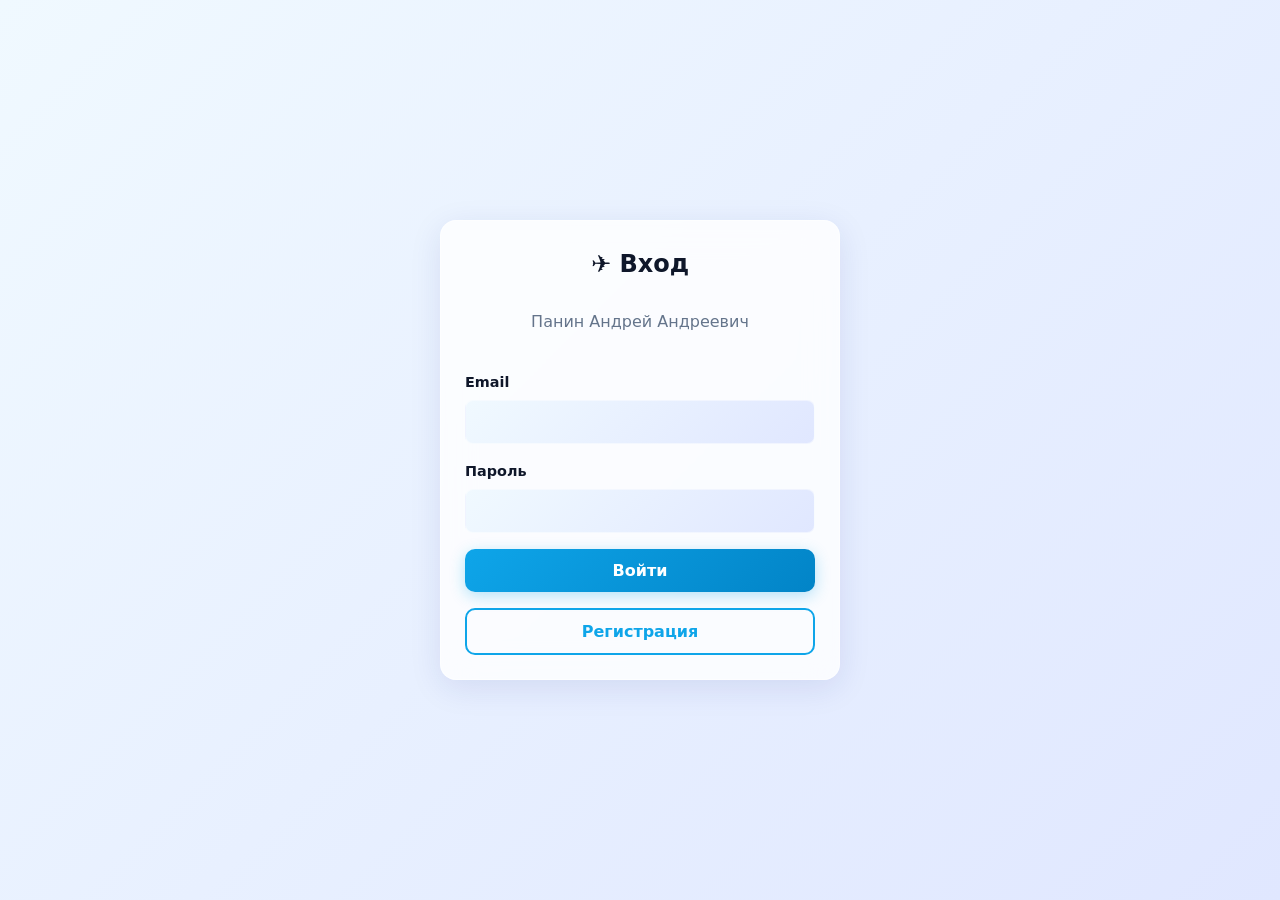
<file: index.html>
<!DOCTYPE html>
<html lang="ru">
<head>
  <meta charset="UTF-8">
  <meta name="viewport" content="width=device-width, initial-scale=1.0">
  <title>Мои маршруты — Travel Planner</title>
  <link rel="stylesheet" href="css/style.css">
</head>
<body>
   <!-- Летающие самолеты -->
   <div class="bg-plane bg-plane-1">
    <svg viewBox="0 0 24 24" fill="currentColor"><path d="M21,16V14L13,9V3.5A1.5,1.5 0 0,0 11.5,2A1.5,1.5 0 0,0 10,3.5V9L2,14V16L10,13.5V19L8,20.5V22L11.5,21L15,22V20.5L13,19V13.5L21,16Z" /></svg>
  </div>
  <div class="bg-plane bg-plane-2">
    <svg viewBox="0 0 24 24" fill="currentColor"><path d="M21,16V14L13,9V3.5A1.5,1.5 0 0,0 11.5,2A1.5,1.5 0 0,0 10,3.5V9L2,14V16L10,13.5V19L8,20.5V22L11.5,21L15,22V20.5L13,19V13.5L21,16Z" /></svg>
  </div>
  <div class="bg-plane bg-plane-3">
    <svg viewBox="0 0 24 24" fill="currentColor"><path d="M21,16V14L13,9V3.5A1.5,1.5 0 0,0 11.5,2A1.5,1.5 0 0,0 10,3.5V9L2,14V16L10,13.5V19L8,20.5V22L11.5,21L15,22V20.5L13,19V13.5L21,16Z" /></svg>
  </div>

  <header class="header">
    <div class="container header__inner">
      <a href="index.html" class="logo">✈️ <span>Travel Planner</span></a>
      <nav class="nav">
        <a href="index.html">Маршруты</a>
        <a href="profile.html">Профиль</a>
        <button class="theme-btn">🌙</button>
      </nav>
    </div>
  </header>

  <main class="container">
    
    <!-- ГЛАВНАЯ СЕТКА -->
    <div class="hero-layout">
      
      <!-- ЛЕВАЯ КОЛОНКА (ОТЗЫВЫ) -->
      <div class="hero-side-content">
        <div class="side-card review-card">
          <div class="side-card__header">
            <img src="https://i.pravatar.cc/150?img=11" alt="Аватар" class="side-avatar">
            <div>
              <div class="side-name">Елена С.</div>
              <div class="side-role">Эксперт по Европе</div>
            </div>
          </div>
          <p class="side-text">«Планировщик просто спас меня! Добавила все точки за 10 минут, посчитала бюджет и ничего не забыла.»</p>
          <div class="side-stars">⭐⭐⭐⭐⭐</div>
        </div>

        <div class="side-card review-card">
          <div class="side-card__header">
            <img src="https://i.pravatar.cc/150?img=33" alt="Аватар" class="side-avatar">
            <div>
              <div class="side-name">Максим В.</div>
              <div class="side-role">Бэкпэкер</div>
            </div>
          </div>
          <p class="side-text">«Очень удобно, что маршрут можно скачать в PDF. Показывал друзьям, все в восторге!»</p>
          <div class="side-stars">⭐⭐⭐⭐⭐</div>
        </div>
      </div>

      <!-- ЦЕНТРАЛЬНАЯ КОЛОНКА -->
      <div class="hero-center">
        
        <div class="author-badge">
          <img src="https://api.dicebear.com/7.x/avataaars/svg?seed=Andrey&backgroundColor=0ea5e9" alt="Аватар" class="author-badge__avatar-img">
          <div class="author-badge__info">
            <span class="author-badge__name">Панин Андрей Андреевич</span>
            <span class="author-badge__role">Автор проекта</span>
          </div>
        </div>

        <h1 class="page-title">Мои путешествия</h1>
        <p class="page-subtitle">Планируйте маршруты, добавляйте точки и считайте бюджет</p>

        <div class="stats" id="stats"></div>

        <button class="btn" id="addBtn" style="margin-bottom: 24px;">➕ Новый маршрут</button>

        <div class="promo-card">
          <div class="promo-badge">🔥 Горячее предложение</div>
          <h3 class="promo-title">Куда полететь в этом сезоне?</h3>
          <p class="promo-text">Эксперты Travel Planner советуют <b>Сочи</b>! Бархатный сезон, теплое море и горы. Идеально для перезагрузки.</p>
          <button class="btn btn--promo" onclick="quickCreate('Сочи', 'Пляжный отдых в бархатный сезон')">
            ✈️ Запланировать поездку
          </button>
        </div>
      </div>

      <!-- ПРАВАЯ КОЛОНКА (РЕКОМЕНДАЦИИ) -->
      <div class="hero-side-content">
        <div class="side-card top-destinations">
          <div class="side-card__header" style="margin-bottom:16px;">
            <span class="side-icon" style="background:rgba(14,165,233,.15); color:#0ea5e9;">🌍</span>
            <div class="side-name">Топ направлений</div>
          </div>
          
          <div class="dest-item" onclick="quickCreate('Санкт-Петербург', 'Прогулка по крышам и разводные мосты')">
            <div class="dest-icon">🌉</div>
            <div class="dest-info">
              <div class="dest-name">Санкт-Петербург</div>
              <div class="dest-price">от 15 000 ₽</div>
            </div>
          </div>
          
          <div class="dest-item" onclick="quickCreate('Алтай', 'Поход к горе Белуха и чистые озера')">
            <div class="dest-icon">🏔️</div>
            <div class="dest-info">
              <div class="dest-name">Алтай</div>
              <div class="dest-price">от 35 000 ₽</div>
            </div>
          </div>
          
          <div class="dest-item" onclick="quickCreate('Москва', 'Экскурсия по Кремлю и Красной площади')">
            <div class="dest-icon">🏛️</div>
            <div class="dest-info">
              <div class="dest-name">Москва</div>
              <div class="dest-price">от 12 000 ₽</div>
            </div>
          </div>
        </div>

        <div class="side-card tip-card">
          <div class="side-card__header">
            <span class="side-icon">💡</span>
            <div class="side-name">Лайфхак дня</div>
          </div>
          <p class="side-text">Вводите реальные координаты (lat и lng) при добавлении точек — так на карте автоматически построится правильный пеший маршрут!</p>
        </div>
      </div>

    </div>

    <!-- СЕТКА МАРШРУТОВ -->
    <div class="grid" id="grid" style="margin-top: 20px;"></div>

    <!-- НЕБЕСНАЯ ПОЛОСА (САМОЛЕТЫ СНИЗУ) -->
    <div class="sky-decor">
      <svg class="sky-path" viewBox="0 0 1000 100" preserveAspectRatio="none">
        <path d="M-50,80 Q250,-20 500,50 T1050,20" fill="none" stroke="var(--primary)" stroke-width="3" stroke-dasharray="10 10" opacity="0.4"/>
      </svg>
      <div class="decor-plane decor-plane-left">
        <svg viewBox="0 0 24 24" fill="currentColor"><path d="M21,16V14L13,9V3.5A1.5,1.5 0 0,0 11.5,2A1.5,1.5 0 0,0 10,3.5V9L2,14V16L10,13.5V19L8,20.5V22L11.5,21L15,22V20.5L13,19V13.5L21,16Z" /></svg>
      </div>
      <div class="decor-plane decor-plane-right">
        <svg viewBox="0 0 24 24" fill="currentColor"><path d="M21,16V14L13,9V3.5A1.5,1.5 0 0,0 11.5,2A1.5,1.5 0 0,0 10,3.5V9L2,14V16L10,13.5V19L8,20.5V22L11.5,21L15,22V20.5L13,19V13.5L21,16Z" /></svg>
      </div>
      <div class="cloud cloud-1">☁️</div>
      <div class="cloud cloud-2">☁️</div>
      <div class="cloud cloud-3">☁️</div>
      <div class="sky-quote">
        <h2>«Мир настолько велик, что сидеть на месте — преступление»</h2>
        <p>Начни свое путешествие прямо сейчас!</p>
      </div>
    </div>

  </main>

  <footer class="footer">
    <div class="ticker-wrap">
      <div class="ticker">
        <!-- Блок повторяем 2 раза для бесшовной анимации -->
        <div class="ticker-item">
          👨‍💻 Автор проекта: <strong>Панин Андрей Андреевич</strong>
          <span class="ticker-divider">|</span>
          📞 Связаться со мной: <span>+7 969 349 86 63</span>
          <span class="ticker-divider">|</span>
          🌍 Travel Planner © 2025
          <span class="ticker-divider">|</span>
        </div>
        <div class="ticker-item">
          👨‍💻 Автор проекта: <strong>Панин Андрей Андреевич</strong>
          <span class="ticker-divider">|</span>
          📞 Связаться со мной: <span>+7 969 349 86 63</span>
          <span class="ticker-divider">|</span>
          🌍 Travel Planner © 2025
          <span class="ticker-divider">|</span>
        </div>
      </div>
    </div>
  </footer>

  <!-- Модалка создания -->
  <div class="modal" id="modal">
    <div class="modal__box">
      <h3>Новый маршрут</h3>
      <form class="form" id="form">
        <div><label>Название</label><input name="title" required placeholder="Например: Питер на выходные"></div>
        <div><label>Описание</label><input name="description" placeholder="Кратко о поездке"></div>
        <div class="form-row">
          <div><label>Начало</label><input type="date" name="startDate"></div>
          <div><label>Конец</label><input type="date" name="endDate"></div>
        </div>
        <div><label>Бюджет (₽)</label><input type="number" name="budget" value="0"></div>
        <div style="display:flex; gap:10px; margin-top:10px">
          <!-- Кнопка СОЗДАТЬ (тип submit - обязателен) -->
          <button type="submit" class="btn">Создать</button>
          
          <!-- Кнопка ОТМЕНА -->
          <button type="button" class="btn btn--ghost" onclick="document.getElementById('modal').classList.remove('open')">Отмена</button>
        </div>

  <script src="js/db.js"></script>
  <script src="js/app.js"></script>
  <script src="js/index.js"></script>
</body>
</html>
</file>
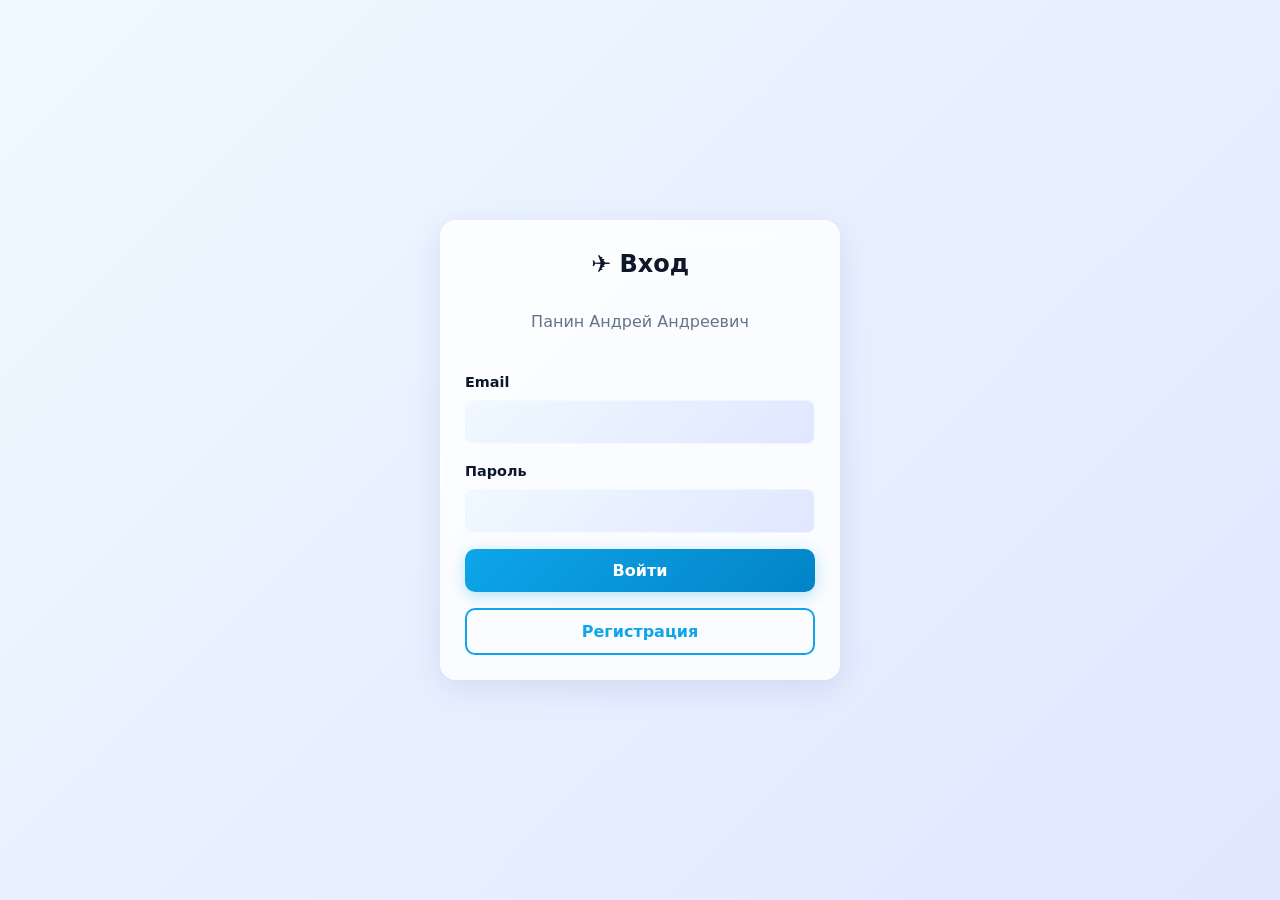
<file: login.html>
<!DOCTYPE html>
<html lang="ru">
<head>
  <meta charset="UTF-8">
  <meta name="viewport" content="width=device-width, initial-scale=1.0">
  <title>Вход — Travel Planner</title>
  <link rel="stylesheet" href="css/style.css">
</head>
<body>
  <div style="min-height:100vh;display:flex;align-items:center;justify-content:center;padding:20px;">
    <div class="form" style="width:100%;max-width:400px;">
      <h2 style="text-align:center;margin-bottom:10px;">✈️ Вход</h2>
      <p style="text-align:center;color:var(--muted);margin-bottom:20px;">Панин Андрей Андреевич</p>
      <div>
        <label>Email</label>
        <input type="email" id="email" required>
      </div>
      <div>
        <label>Пароль</label>
        <input type="password" id="password" required>
      </div>
      <button class="btn" onclick="doLogin()">Войти</button>
      <button class="btn btn--ghost" onclick="location.href='register.html'">Регистрация</button>
    </div>
  </div>
  <script src="js/db.js"></script>
  <script src="js/app.js"></script>
  <script src="js/auth.js"></script>
</body>
</html>
</file>
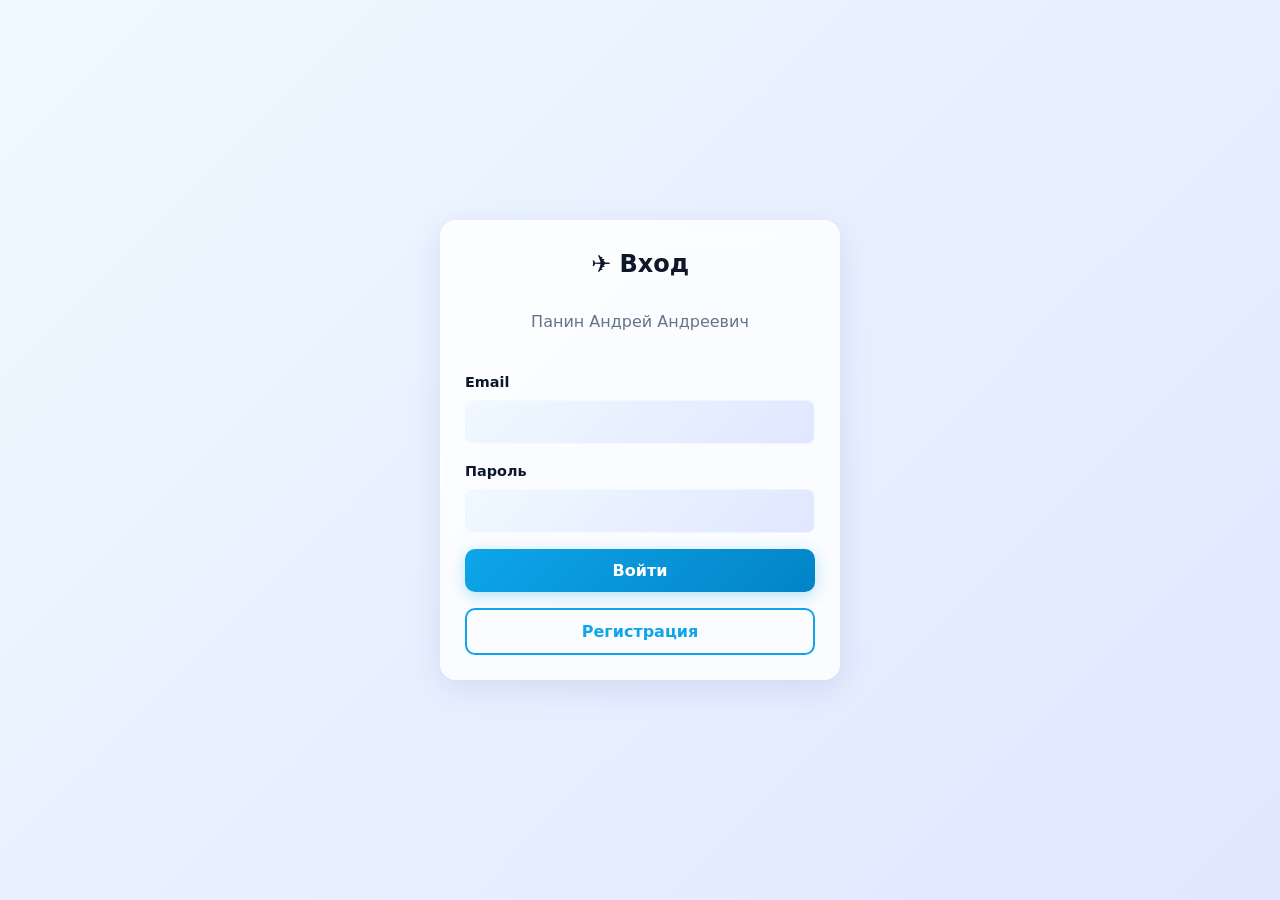
<file: profile.html>
<!DOCTYPE html>
<html lang="ru">
<head>
  <meta charset="UTF-8">
  <meta name="viewport" content="width=device-width, initial-scale=1.0">
  <title>Профиль — Travel Planner</title>
  <link rel="stylesheet" href="css/style.css">
</head>
<body>
      <!-- Летающие самолеты -->
  <div class="bg-plane bg-plane-1">
    <svg viewBox="0 0 24 24" fill="currentColor"><path d="M21,16V14L13,9V3.5A1.5,1.5 0 0,0 11.5,2A1.5,1.5 0 0,0 10,3.5V9L2,14V16L10,13.5V19L8,20.5V22L11.5,21L15,22V20.5L13,19V13.5L21,16Z" /></svg>
  </div>
  <div class="bg-plane bg-plane-2">
    <svg viewBox="0 0 24 24" fill="currentColor"><path d="M21,16V14L13,9V3.5A1.5,1.5 0 0,0 11.5,2A1.5,1.5 0 0,0 10,3.5V9L2,14V16L10,13.5V19L8,20.5V22L11.5,21L15,22V20.5L13,19V13.5L21,16Z" /></svg>
  </div>
  <div class="bg-plane bg-plane-3">
    <svg viewBox="0 0 24 24" fill="currentColor"><path d="M21,16V14L13,9V3.5A1.5,1.5 0 0,0 11.5,2A1.5,1.5 0 0,0 10,3.5V9L2,14V16L10,13.5V19L8,20.5V22L11.5,21L15,22V20.5L13,19V13.5L21,16Z" /></svg>
  </div>

  <header class="header">
    <div class="container header__inner">
      <a href="index.html" class="logo">✈️ <span>Travel Planner</span></a>
      <nav class="nav">
        <a href="index.html">Маршруты</a>
        <button class="theme-btn">🌙</button>
      </nav>
    </div>
  </header>

  <main class="container">
    <div class="author-badge" style="margin-top:30px;">
      <div class="author-badge__avatar">ПАА</div>
      <div class="author-badge__info">
        <span class="author-badge__name">Панин Андрей Андреевич</span>
        <span class="author-badge__role">Разработчик проекта</span>
      </div>
    </div>

    <h1 class="page-title">Мой профиль</h1>
    <p class="page-subtitle">Здесь отображается ваша статистика путешествий</p>

    <div class="stats" id="profileStats"></div>

    <div class="form" style="margin-top:24px">
      <h3>Аккаунт</h3>
      <div>
        <label>Имя пользователя</label>
        <input type="text" id="userName" readonly style="opacity:0.7">
      </div>
      <div>
        <label>Email</label>
        <input type="email" id="userEmail" readonly style="opacity:0.7">
      </div>
      <button class="btn btn--danger" onclick="logout()">Выйти из аккаунта</button>
    </div>
  </main>

  <footer class="footer">
    © 2025 Travel Planner. Автор: <strong>Панин Андрей Андреевич</strong>
  </footer>

  <script src="js/db.js"></script>
  <script src="js/app.js"></script>
  <script>
    if (!DB.getCurrentUser()) location.href = 'login.html';
    
    const user = DB.getCurrentUser();
    document.getElementById('userName').value = user.name;
    document.getElementById('userEmail').value = user.email;

    // Подсчет статистики
    const routes = DB.getRoutes();
    const totalPoints = routes.reduce((s, r) => s + r.points.length, 0);
    const totalSpent = routes.reduce((s, r) => s + r.points.reduce((a, p) => a + p.cost, 0), 0);

    document.getElementById('profileStats').innerHTML = `
      <div class="stat"><div class="stat__value">${routes.length}</div><div class="stat__label">Маршрутов</div></div>
      <div class="stat"><div class="stat__value">${totalPoints}</div><div class="stat__label">Точек</div></div>
      <div class="stat"><div class="stat__value">${fmtMoney(totalSpent)}</div><div class="stat__label">Потрачено</div></div>
    `;

    function logout() {
      if (confirm('Выйти из аккаунта?')) {
        DB.logout();
        location.href = 'login.html';
      }
    }
  </script>
</body>
</html>
</file>
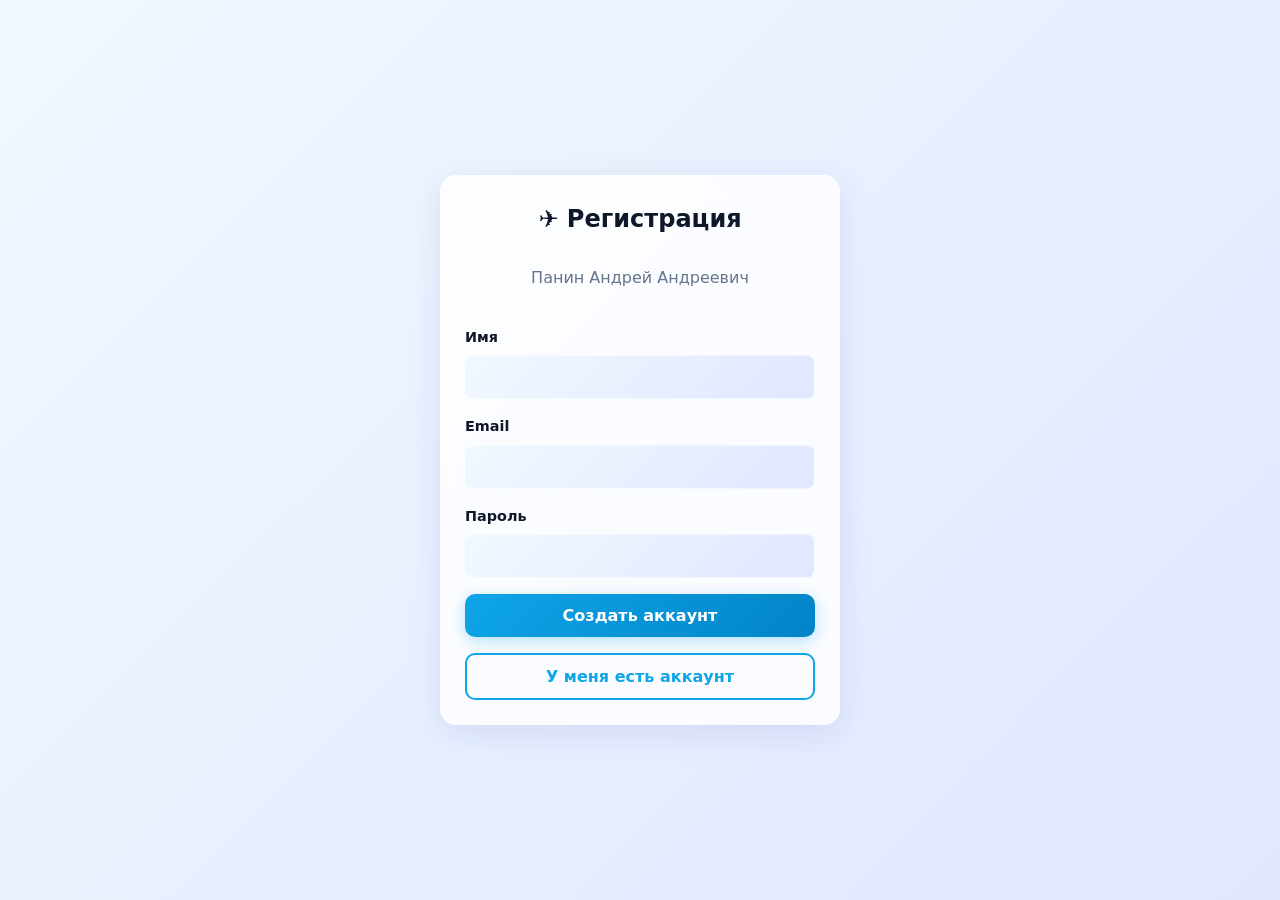
<file: register.html>
<!DOCTYPE html>
<html lang="ru">
<head>
  <meta charset="UTF-8">
  <meta name="viewport" content="width=device-width, initial-scale=1.0">
  <title>Регистрация — Travel Planner</title>
  <link rel="stylesheet" href="css/style.css">
</head>
<body>
  <div style="min-height:100vh;display:flex;align-items:center;justify-content:center;padding:20px;">
    <div class="form" style="width:100%;max-width:400px;">
      <h2 style="text-align:center;margin-bottom:10px;">✈️ Регистрация</h2>
      <p style="text-align:center;color:var(--muted);margin-bottom:20px;">Панин Андрей Андреевич</p>
      <div><label>Имя</label><input type="text" id="name" required></div>
      <div><label>Email</label><input type="email" id="email" required></div>
      <div><label>Пароль</label><input type="password" id="password" required></div>
      <button class="btn" onclick="doRegister()">Создать аккаунт</button>
      <button class="btn btn--ghost" onclick="location.href='login.html'">У меня есть аккаунт</button>
    </div>
  </div>
  <script src="js/db.js"></script>
  <script src="js/app.js"></script>
  <script src="js/auth.js"></script>
</body>
</html>
</file>
<file: css/style.css>
* { margin: 0; padding: 0; box-sizing: border-box; }

:root {
  --primary: #0ea5e9;       /* Небесно-голубой */
  --primary-dark: #0284c7;
  --accent: #f59e0b;        /* Золотой */
  --dark: #0f172a;
  --muted: #64748b;
  
  /* Светлая тема (по умолчанию) */
  --bg: linear-gradient(135deg, #f0f9ff 0%, #e0e7ff 100%);
  --card: rgba(255, 255, 255, 0.8);
  --text: #0f172a;
  --border: rgba(255, 255, 255, 0.5);
  --danger: #ef4444;
  --success: #10b981;
  --radius: 16px;
  --shadow: 0 8px 32px rgba(31, 38, 135, 0.1);
}

[data-theme="dark"] {
  /* Тёмная тема (Глубокий космос) */
  --bg: radial-gradient(circle at 50% 0%, #1e1b4b 0%, #0f172a 70%, #020617 100%);
  --card: rgba(30, 41, 59, 0.7);
  --text: #f8fafc;
  --muted: #94a3b8;
  --border: rgba(255, 255, 255, 0.1);
  --shadow: 0 8px 32px rgba(0, 0, 0, 0.5);
}

body {
  font-family: system-ui, -apple-system, "Segoe UI", Roboto, sans-serif;
  background: var(--bg);
  background-attachment: fixed;
  color: var(--text);
  line-height: 1.6;
  min-height: 100vh;
  display: flex;
  flex-direction: column;
  overflow-x: hidden;
  transition: background .3s, color .3s;
}

/* Эффект стекла для карточек и шапки */
.header, .card, .form, .modal__box, .stat {
  backdrop-filter: blur(16px);
  -webkit-backdrop-filter: blur(16px);
}

/* ✈️ КРАСИВЫЕ ЛЕТАЮЩИЕ САМОЛЕТЫ */
.bg-plane {
    position: fixed;
    z-index: 0;
    pointer-events: none;
    opacity: 0.6;
    /* Цвет самолета (градиент подхватит переменные темы) */
    color: var(--primary);
    filter: drop-shadow(0 10px 15px rgba(14,165,233,0.4));
  }
  
  .bg-plane svg {
    width: 100%;
    height: 100%;
  }
  
  /* Самолет 1 — летит слева направо вверху */
  .bg-plane-1 { 
    width: 80px; height: 80px;
    top: 15%; 
    left: -100px; 
    animation: flyRight 25s linear infinite; 
  }
  
  /* Самолет 2 — летит справа налево внизу */
  .bg-plane-2 { 
    width: 120px; height: 120px;
    bottom: 15%; 
    right: -120px; 
    animation: flyLeft 35s linear infinite; 
  }
  
  /* Самолет 3 — маленький, летит быстро посередине */
  .bg-plane-3 { 
    width: 50px; height: 50px;
    top: 50%; 
    left: -50px; 
    color: var(--accent);
    animation: flyRight 18s linear infinite; 
    animation-delay: 3s; 
  }
  
  @keyframes flyRight {
    0% { transform: translateX(0) rotate(15deg); }
    100% { transform: translateX(120vw) rotate(15deg); }
  }
  
  @keyframes flyLeft {
    0% { transform: translateX(0) rotate(-15deg) scaleX(-1); }
    100% { transform: translateX(-120vw) rotate(-15deg) scaleX(-1); }
  }

/* ШАПКА */
.header {
  background: rgba(255, 255, 255, 0.85);
  backdrop-filter: blur(12px);
  border-bottom: 1px solid var(--border);
  position: sticky; top: 0; z-index: 50;
  transition: background .3s;
}
[data-theme="dark"] .header { background: rgba(19, 28, 49, 0.85); }

.header__inner { display: flex; justify-content: space-between; align-items: center; padding: 16px 20px; }
.logo { font-size: 1.4rem; font-weight: 800; text-decoration: none; color: var(--text); display: flex; align-items: center; gap: 10px; }
.logo span { 
    background: linear-gradient(135deg, #0ea5e9, #8b5cf6); 
    background-clip: text;
    -webkit-background-clip: text; 
    color: transparent;
    -webkit-text-fill-color: transparent; 
  }

.nav { display: flex; gap: 10px; align-items: center; }
.nav a { text-decoration: none; color: var(--text); font-weight: 500; padding: 8px 16px; border-radius: 8px; transition: .2s; }
.nav a:hover { background: rgba(14,165,233,.1); color: var(--primary); }

.theme-btn { background: none; border: none; font-size: 1.2rem; cursor: pointer; padding: 8px; border-radius: 50%; transition: .2s; }
.theme-btn:hover { background: var(--border); }

/* КНОПКИ */
.btn {
  display: inline-flex; align-items: center; justify-content: center; gap: 8px;
  padding: 12px 24px; border-radius: 10px; border: none; cursor: pointer;
  font-size: 1rem; font-weight: 600; font-family: inherit;
  background: linear-gradient(135deg, #0ea5e9, #0284c7); color: #fff;
  box-shadow: 0 4px 15px rgba(14,165,233,.3);
  transition: transform .2s, box-shadow .2s;
}
.btn:hover { transform: translateY(-2px); box-shadow: 0 6px 20px rgba(14,165,233,.5); }
.btn:active { transform: scale(.97); }

.btn--ghost { background: transparent; border: 2px solid var(--primary); color: var(--primary); box-shadow: none; }
.btn--ghost:hover { background: rgba(14,165,233,.1); }
.btn--danger { background: linear-gradient(135deg, #ef4444, #b91c1c); box-shadow: 0 4px 15px rgba(239,68,68,.3); }
.btn--sm { padding: 6px 12px; font-size: .85rem; }

/* ГЛАВНАЯ */
main { flex: 1; padding: 40px 0; }
.page-title { font-size: 2.2rem; margin-bottom: 10px; }
.page-subtitle { color: var(--muted); margin-bottom: 24px; }

.author-badge {
  display: inline-flex; align-items: center; gap: 12px;
  padding: 8px 16px; border-radius: 100px;
  background: var(--card); border: 1px solid var(--border); margin-bottom: 20px;
}
.author-badge__avatar { width: 40px; height: 40px; border-radius: 50%; background: linear-gradient(135deg, #0ea5e9, #f59e0b); display: flex; align-items: center; justify-content: center; color: #fff; font-weight: 700; font-size: .9rem; }
.author-badge__info { display: flex; flex-direction: column; line-height: 1.2; }
.author-badge__name { font-weight: 700; font-size: .95rem; }
.author-badge__role { font-size: .75rem; color: var(--muted); }

/* СЕТКА И КАРТОЧКИ */
.grid { display: grid; grid-template-columns: repeat(auto-fill, minmax(300px, 1fr)); gap: 24px; margin-top: 20px; }

.card {
  background: var(--card); border-radius: var(--radius);
  box-shadow: var(--shadow); border: 1px solid var(--border);
  overflow: hidden; transition: transform .3s, box-shadow .3s;
  display: flex; flex-direction: column;
}
.card:hover { transform: translateY(-5px); box-shadow: 0 15px 35px rgba(14,165,233,.15); }

.card-visual {
  height: 140px; background: linear-gradient(135deg, #0ea5e9, #8b5cf6);
  display: flex; align-items: center; justify-content: center;
  position: relative; overflow: hidden;
}
.card-visual::before {
  content: ''; position: absolute; inset: 0;
  background-image: radial-gradient(circle, rgba(255,255,255,.2) 1px, transparent 1px);
  background-size: 20px 20px;
}
.card-visual__emoji { font-size: 3.5rem; filter: drop-shadow(0 4px 8px rgba(0,0,0,.2)); z-index: 1; }

.card-body { padding: 20px; flex: 1; display: flex; flex-direction: column; }
.card-body h3 { margin-bottom: 8px; font-size: 1.2rem; }
.card-body p { color: var(--muted); font-size: .9rem; margin-bottom: 16px; flex: 1; }

.card-meta { display: flex; flex-wrap: wrap; gap: 12px; font-size: .85rem; color: var(--muted); margin-bottom: 16px; }
.card-actions { display: flex; gap: 8px; }

/* ФОРМЫ */
.form { background: var(--card); padding: 24px; border-radius: var(--radius); box-shadow: var(--shadow); border: 1px solid var(--border); display: flex; flex-direction: column; gap: 16px; max-width: 600px; }
.form label { font-weight: 600; font-size: .9rem; display: block; margin-bottom: 6px; }
.form input, .form textarea, .form select { width: 100%; padding: 12px; border: 1px solid var(--border); border-radius: 8px; background: var(--bg); color: var(--text); font-family: inherit; font-size: .95rem; }
.form input:focus, .form textarea:focus { outline: none; border-color: var(--primary); box-shadow: 0 0 0 3px rgba(14,165,233,.2); }
.form textarea { resize: vertical; min-height: 100px; }
.form-row { display: grid; grid-template-columns: 1fr 1fr; gap: 16px; }

/* МОДАЛКА */
.modal { position: fixed; inset: 0; background: rgba(15,23,42,.7); backdrop-filter: blur(4px); display: none; align-items: center; justify-content: center; z-index: 100; padding: 20px; }
.modal.open { display: flex; }
.modal__box { background: var(--card); border-radius: var(--radius); padding: 24px; width: 100%; max-width: 500px; box-shadow: 0 20px 50px rgba(0,0,0,.3); max-height: 90vh; overflow-y: auto; }
.modal__box h3 { margin-bottom: 20px; }
.modal .form { padding: 0; box-shadow: none; border: none; }

/* СТАТИСТИКА */
.stats { display: grid; grid-template-columns: repeat(auto-fit, minmax(130px, 1fr)); gap: 16px; margin-bottom: 24px; }
.stat { background: var(--card); padding: 20px; border-radius: var(--radius); border: 1px solid var(--border); text-align: center; box-shadow: var(--shadow); }
.stat__value { font-size: 1.8rem; font-weight: 800; color: var(--primary); }
.stat__label { font-size: .8rem; color: var(--muted); text-transform: uppercase; font-weight: 600; margin-top: 4px; }

/* ТОЧКИ */
.timeline { position: relative; padding-left: 30px; margin-top: 20px; }
.timeline::before { content: ''; position: absolute; left: 10px; top: 0; bottom: 0; width: 3px; background: linear-gradient(var(--primary), var(--accent)); border-radius: 3px; }
.point { background: var(--card); padding: 16px; border-radius: 12px; border: 1px solid var(--border); margin-bottom: 16px; position: relative; box-shadow: var(--shadow); }
.point::before { content: ''; position: absolute; left: -26px; top: 20px; width: 16px; height: 16px; border-radius: 50%; background: var(--primary); border: 3px solid var(--card); box-shadow: 0 0 0 2px var(--primary); }
.point__head { display: flex; justify-content: space-between; align-items: flex-start; }
.point__title { font-weight: 700; font-size: 1.1rem; }
.point__meta { display: flex; gap: 12px; font-size: .85rem; color: var(--muted); margin-top: 8px; }
.point__actions { display: flex; gap: 6px; }
.point.done { opacity: .6; }
.point.done .point__title { text-decoration: line-through; }

/* КАРТА */
#map { height: 400px; border-radius: var(--radius); border: 1px solid var(--border); margin: 20px 0; z-index: 1; box-shadow: var(--shadow); }

/* УТИЛИТЫ */
.empty { text-align: center; padding: 60px 20px; background: var(--card); border-radius: var(--radius); border: 1px dashed var(--border); grid-column: 1/-1; }
.empty__icon { font-size: 4rem; margin-bottom: 16px; display: inline-block; animation: float 3s ease-in-out infinite; }
@keyframes float { 0%, 100% { transform: translateY(0); } 50% { transform: translateY(-10px); } }

.toast { position: fixed; bottom: 20px; right: 20px; padding: 12px 24px; border-radius: 8px; color: #fff; font-weight: 600; z-index: 1000; transform: translateY(100px); opacity: 0; transition: .3s; box-shadow: 0 10px 20px rgba(0,0,0,.2); }
.toast.show { transform: translateY(0); opacity: 1; }
.toast.success { background: var(--success); }
.toast.error { background: var(--danger); }

.footer { text-align: center; padding: 30px 20px; border-top: 1px solid var(--border); color: var(--muted); font-size: .9rem; margin-top: auto; }
.footer strong { color: var(--text); }

@media (max-width: 768px) {
  .header__inner { flex-direction: column; gap: 16px; }
  .form-row { grid-template-columns: 1fr; }
  .nav { flex-wrap: wrap; justify-content: center; }
  #map { height: 300px; }
}
/* ============================================
   🌟 ПРЕМИАЛЬНЫЙ ПОДВАЛ С БЕГУЩЕЙ СТРОКОЙ
   ============================================ */

   .footer {
    margin-top: auto;
    background: rgba(15, 23, 42, 0.95);
    backdrop-filter: blur(10px);
    color: #fff;
    overflow: hidden;
    position: relative;
    border-top: 1px solid rgba(255,255,255,0.1);
    padding: 0; /* Убираем отступы, чтобы лента была на всю ширину */
  }
  
  /* Разноцветная полоса сверху подвала */
  .footer::before {
    content: '';
    position: absolute;
    top: 0; left: 0; right: 0;
    height: 3px;
    background: linear-gradient(90deg, #0ea5e9, #8b5cf6, #f59e0b, #10b981, #0ea5e9);
    background-size: 300% 100%;
    animation: rainbowSlide 6s linear infinite;
  }
  
  @keyframes rainbowSlide {
    0% { background-position: 0% 50%; }
    100% { background-position: 300% 50%; }
  }
  
  /* Контейнер для бегущей строки */
  .ticker-wrap {
    width: 100%;
    overflow: hidden;
    padding: 16px 0;
    background: linear-gradient(90deg, rgba(14,165,233,0.1), transparent);
  }
  
  /* Сама бегущая строка */
  .ticker {
    display: inline-block;
    white-space: nowrap;
    padding-left: 100%; /* Начинаем за правым краем экрана */
    animation: tickerMove 20s linear infinite;
  }
  
  /* Элементы внутри строки */
  .ticker-item {
    display: inline-block;
    padding: 0 40px;
    font-size: 1.1rem;
    font-weight: 600;
    letter-spacing: 1px;
  }
  
  .ticker-item strong {
    color: #38bdf8; /* Голубой акцент для имени */
    text-transform: uppercase;
    font-size: 1.2rem;
  }
  
  .ticker-item span {
    color: #fbbf24; /* Желтый акцент для номера */
    font-weight: 800;
    font-size: 1.2rem;
    text-shadow: 0 0 10px rgba(251,191,36,0.3);
  }
  
  .ticker-divider {
    color: rgba(255,255,255,0.2);
    font-size: 1.5rem;
    vertical-align: middle;
  }
  
  @keyframes tickerMove {
    0% { transform: translate3d(0, 0, 0); }
    100% { transform: translate3d(-100%, 0, 0); }
  }

  /* ============================================
   ✈️ ЦЕНТРИРОВАНИЕ И БОКОВЫЕ ПАНЕЛИ
   ============================================ */

   .hero-layout {
    display: grid;
    grid-template-columns: 280px 1fr 280px; /* Левая, Центр, Правая */
    gap: 30px;
    padding: 40px 0;
    align-items: start;
  }
  
  @media (max-width: 1024px) {
    .hero-layout {
      grid-template-columns: 1fr; /* На планшетах и телефонах встает в одну колонку */
    }
    .hero-side-content {
      display: none; /* Боковые колонки скрываем на телефонах, чтобы не мешали */
    }
  }

/* Центральная часть */
.hero-center {
  display: flex;
  flex-direction: column;
  align-items: center;
  text-align: center;
  width: 100%;
}

.hero-center .author-badge { margin-bottom: 24px; }
.hero-center .page-title { text-align: center; margin-bottom: 8px; }
.hero-center .stats { justify-content: center; width: 100%; margin-bottom: 24px; }

/* Боковые колонки */
.hero-side-content {
  width: 280px;
  display: flex;
  flex-direction: column;
  gap: 20px;
  z-index: 2;
}

/* Карточки отзывов и советов (Стеклянный стиль) */
.side-card {
  background: var(--card);
  backdrop-filter: blur(12px);
  -webkit-backdrop-filter: blur(12px);
  border: 1px solid var(--border);
  border-radius: var(--radius);
  padding: 20px;
  box-shadow: var(--shadow);
  transition: transform .3s, box-shadow .3s;
  position: relative;
  overflow: hidden;
}

.side-card:hover {
  transform: translateY(-5px);
  box-shadow: 0 15px 35px rgba(14,165,233,.15);
}

/* Разноцветная полоска слева у отзывов и советов */
.side-card::before {
  content: '';
  position: absolute;
  left: 0; top: 0; bottom: 0;
  width: 4px;
}
.review-card::before { background: linear-gradient(to bottom, #0ea5e9, #8b5cf6); }
.tip-card::before { background: linear-gradient(to bottom, #f59e0b, #ef4444); }

.side-card__header {
  display: flex;
  align-items: center;
  gap: 12px;
  margin-bottom: 12px;
}

/* Аватарки для отзывов */
.side-avatar {
  width: 40px;
  height: 40px;
  border-radius: 50%;
  object-fit: cover;
  border: 2px solid var(--primary);
}

/* Иконки для советов */
.side-icon {
  font-size: 1.5rem;
  background: rgba(245, 158, 11, 0.1);
  width: 40px; height: 40px;
  display: flex; align-items: center; justify-content: center;
  border-radius: 50%;
}

.side-name {
  font-weight: 700;
  font-size: .95rem;
  color: var(--text);
}

.side-role {
  font-size: .75rem;
  color: var(--muted);
}

.side-text {
  font-size: .85rem;
  line-height: 1.5;
  color: var(--muted);
  font-style: italic;
}

.side-stars {
  margin-top: 12px;
  font-size: .9rem;
  letter-spacing: 2px;
}

/* Анимация для советов (чтобы привлекали внимание) */
.tip-card {
  animation: slideInRight 0.8s ease-out backwards;
}
.tip-card:nth-child(1) { animation-delay: 0.1s; }
.tip-card:nth-child(2) { animation-delay: 0.3s; }
.tip-card:nth-child(3) { animation-delay: 0.5s; }

@keyframes slideInRight {
  from { opacity: 0; transform: translateX(30px); }
  to { opacity: 1; transform: translateX(0); }
}

/* Боковые колонки */
.hero-side-content {
  width: 300px; /* 👈 Немного расширили (было 280) */
  flex-shrink: 0; /* 👈 Запрещаем им сжиматься */
  display: flex;
  flex-direction: column;
  gap: 20px;
  z-index: 2;
}

/* Центрируем бейдж автора */
.hero-center .author-badge {
  margin-bottom: 24px;
}

/* Центрируем заголовок */
.hero-center .page-title {
  text-align: center;
  margin-bottom: 8px;
}

/* Центрируем статистику */
.hero-center .stats {
  justify-content: center;
  width: 100%;
  margin-bottom: 24px;
}

/* Стили для боковых самолетов */
.hero-side-plane {
  width: 200px; /* Размер большого самолета */
  height: 200px;
  color: var(--primary);
  opacity: 0.15; /* Делаем их полупрозрачными, чтобы не мешали читать */
  flex-shrink: 0;
  animation: floatPlane 6s ease-in-out infinite;
}

.hero-side-plane svg {
  width: 100%;
  height: 100%;
}

.left-plane {
  transform: rotate(45deg); /* Наклоняем левый самолет носом к центру */
  color: var(--primary);
}

.right-plane {
  transform: rotate(-135deg); /* Наклоняем правый самолет носом к центру */
  color: var(--accent); /* Один сделаем голубым, второй золотым */
  animation-delay: 2s; /* Разная задержка для эффекта невесомости */
}

/* Легкая анимация покачивания боковых самолетов */
@keyframes floatPlane {
  0%, 100% { transform: translateY(0) rotate(45deg); }
  50% { transform: translateY(-15px) rotate(45deg); }
}

/* Для правого самолета отдельная анимация из-за угла поворота */
.right-plane {
  animation-name: floatPlaneRight;
}
@keyframes floatPlaneRight {
  0%, 100% { transform: translateY(0) rotate(-135deg); }
  50% { transform: translateY(-15px) rotate(-135deg); }
}

/* Мобильная адаптация: на телефонах самолеты прячем, чтобы не мешали */
@media (max-width: 900px) {
  .hero-side-plane {
    display: none;
  }
  .hero-layout {
    padding: 20px 0;
  }
}

/* ============================================
   🌟 РЕКЛАМНЫЙ БАННЕР И ТОП НАПРАВЛЕНИЙ
   ============================================ */

/* Карточка рекламы */
.promo-card {
  width: 100%;
  max-width: 450px;
  background: linear-gradient(135deg, rgba(14, 165, 233, 0.1), rgba(139, 92, 246, 0.1));
  border: 1px solid rgba(14, 165, 233, 0.3);
  border-radius: var(--radius);
  padding: 24px;
  text-align: left;
  margin-top: 10px;
  box-shadow: 0 8px 32px rgba(14, 165, 233, 0.15);
  position: relative;
  overflow: hidden;
}

/* Красивое свечение внутри карточки */
.promo-card::before {
  content: '';
  position: absolute;
  top: -50%; left: -50%;
  width: 200%; height: 200%;
  background: radial-gradient(circle, rgba(255,255,255,0.1) 0%, transparent 60%);
  animation: rotateGlow 10s linear infinite;
  pointer-events: none;
}
@keyframes rotateGlow {
  0% { transform: rotate(0deg); }
  100% { transform: rotate(360deg); }
}

.promo-badge {
  display: inline-block;
  background: #ef4444;
  color: #fff;
  font-size: 0.7rem;
  font-weight: 800;
  padding: 4px 10px;
  border-radius: 100px;
  text-transform: uppercase;
  letter-spacing: 1px;
  margin-bottom: 12px;
  animation: pulseBadge 2s infinite;
}
@keyframes pulseBadge {
  0%, 100% { box-shadow: 0 0 0 0 rgba(239, 68, 68, 0.7); }
  50% { box-shadow: 0 0 0 6px rgba(239, 68, 68, 0); }
}

.promo-title {
  font-size: 1.3rem;
  margin-bottom: 8px;
  color: var(--text);
}

.promo-text {
  font-size: 0.95rem;
  color: var(--muted);
  margin-bottom: 16px;
  line-height: 1.5;
}

.btn--promo {
  width: 100%;
  background: linear-gradient(135deg, #0ea5e9, #8b5cf6);
  box-shadow: 0 4px 15px rgba(139, 92, 246, 0.4);
}

/* Элементы списка направлений */
.dest-item {
  display: flex;
  align-items: center;
  gap: 12px;
  padding: 10px;
  border-radius: 10px;
  cursor: pointer;
  transition: background 0.2s, transform 0.2s;
  margin-bottom: 8px;
  border: 1px solid transparent;
}

.dest-item:hover {
  background: rgba(14, 165, 233, 0.1);
  border-color: rgba(14, 165, 233, 0.2);
  transform: translateX(4px);
}

.dest-icon {
  font-size: 1.5rem;
  background: var(--bg);
  width: 40px; height: 40px;
  display: flex; align-items: center; justify-content: center;
  border-radius: 50%;
  box-shadow: inset 0 2px 5px rgba(0,0,0,0.1);
}

.dest-info {
  display: flex;
  flex-direction: column;
}

.dest-name {
  font-weight: 700;
  font-size: 0.9rem;
  color: var(--text);
}

.dest-price {
  font-size: 0.75rem;
  color: var(--success);
  font-weight: 600;
}

/* ============================================
   ☁️ НЕБЕСНАЯ ПОЛОСА СНИЗУ (Заполняем пустоту)
   ============================================ */

   .sky-decor {
    position: relative;
    width: 100%;
    height: 300px;
    margin-top: 60px;
    overflow: hidden;
    /* Плавный переход от фона сайта к небу */
    background: linear-gradient(to bottom, transparent, rgba(14,165,233,0.05) 50%, rgba(14,165,233,0.15));
    border-radius: var(--radius);
    display: flex;
    align-items: center;
    justify-content: center;
  }
  
  /* Пунктирная линия */
  .sky-path {
    position: absolute;
    top: 0; left: 0;
    width: 100%; height: 100%;
    z-index: 0;
  }
  
  /* Самолеты */
  .decor-plane {
    position: absolute;
    z-index: 2;
    filter: drop-shadow(0 15px 20px rgba(14,165,233,0.3));
  }
  
  .decor-plane svg { width: 100%; height: 100%; }
  
  /* Левый самолет (большой, голубой) */
  .decor-plane-left {
    width: 100px; height: 100px;
    left: 15%;
    top: 30%;
    color: var(--primary);
    animation: floatPlaneDecor 4s ease-in-out infinite;
  }
  
  /* Правый самолет (маленький, золотой) */
  .decor-plane-right {
    width: 60px; height: 60px;
    right: 20%;
    top: 15%;
    color: var(--accent);
    animation: floatPlaneDecor 5s ease-in-out infinite reverse;
  }
  
  @keyframes floatPlaneDecor {
    0%, 100% { transform: translateY(0) rotate(15deg); }
    50% { transform: translateY(-20px) rotate(20deg); }
  }
  
  /* Облака */
  .cloud {
    position: absolute;
    font-size: 4rem;
    opacity: 0.15;
    z-index: 1;
    filter: blur(2px);
  }
  .cloud-1 { bottom: 10%; left: 5%; font-size: 6rem; animation: driftCloud 20s linear infinite; }
  .cloud-2 { top: 15%; right: 10%; font-size: 5rem; animation: driftCloud 25s linear infinite reverse; }
  .cloud-3 { bottom: -10%; right: 40%; font-size: 8rem; animation: driftCloud 30s linear infinite; }
  
  @keyframes driftCloud {
    0% { transform: translateX(0); }
    50% { transform: translateX(30px); }
    100% { transform: translateX(0); }
  }
  
  /* Цитата по центру */
  .sky-quote {
    position: relative;
    z-index: 3;
    text-align: center;
    max-width: 600px;
    padding: 20px;
    background: rgba(255,255,255,0.05);
    backdrop-filter: blur(8px);
    border-radius: var(--radius);
    border: 1px solid rgba(255,255,255,0.1);
    box-shadow: 0 10px 30px rgba(0,0,0,0.2);
  }
  
  .sky-quote h2 {
    font-size: 1.4rem;
    color: var(--text);
    margin-bottom: 8px;
    font-style: italic;
  }
  
  .sky-quote p {
    color: var(--primary);
    font-weight: 700;
    text-transform: uppercase;
    letter-spacing: 1px;
    font-size: 0.85rem;
  }
  
  /* Адаптивность для мобилок */
  @media (max-width: 768px) {
    .sky-decor { height: 250px; margin-top: 40px; }
    .sky-quote h2 { font-size: 1.1rem; }
    .decor-plane-left { width: 70px; height: 70px; left: 5%; }
    .decor-plane-right { width: 40px; height: 40px; right: 5%; }
  }

  /* Аватарка-картинка */
.author-badge__avatar-img {
  width: 44px !important;
  height: 44px !important;
  min-width: 44px; /* Запрещаем картинке сжиматься */
  border-radius: 50%;
  object-fit: cover; /* Обрезаем картинку под круг */
  display: block; /* Убираем лишние отступы */
  
  /* Красивая цветная обводка вокруг фото */
  border: 2px solid transparent;
  background: linear-gradient(var(--card), var(--card)) padding-box,
              linear-gradient(135deg, #0ea5e9, #f59e0b) border-box;
  box-shadow: 0 4px 10px rgba(14, 165, 233, 0.3);
  transition: transform 0.3s ease;
}

/* Небольшой эффект при наведении на аватарку */
.author-badge:hover .author-badge__avatar-img {
  transform: scale(1.1) rotate(-5deg);
}
</file>
